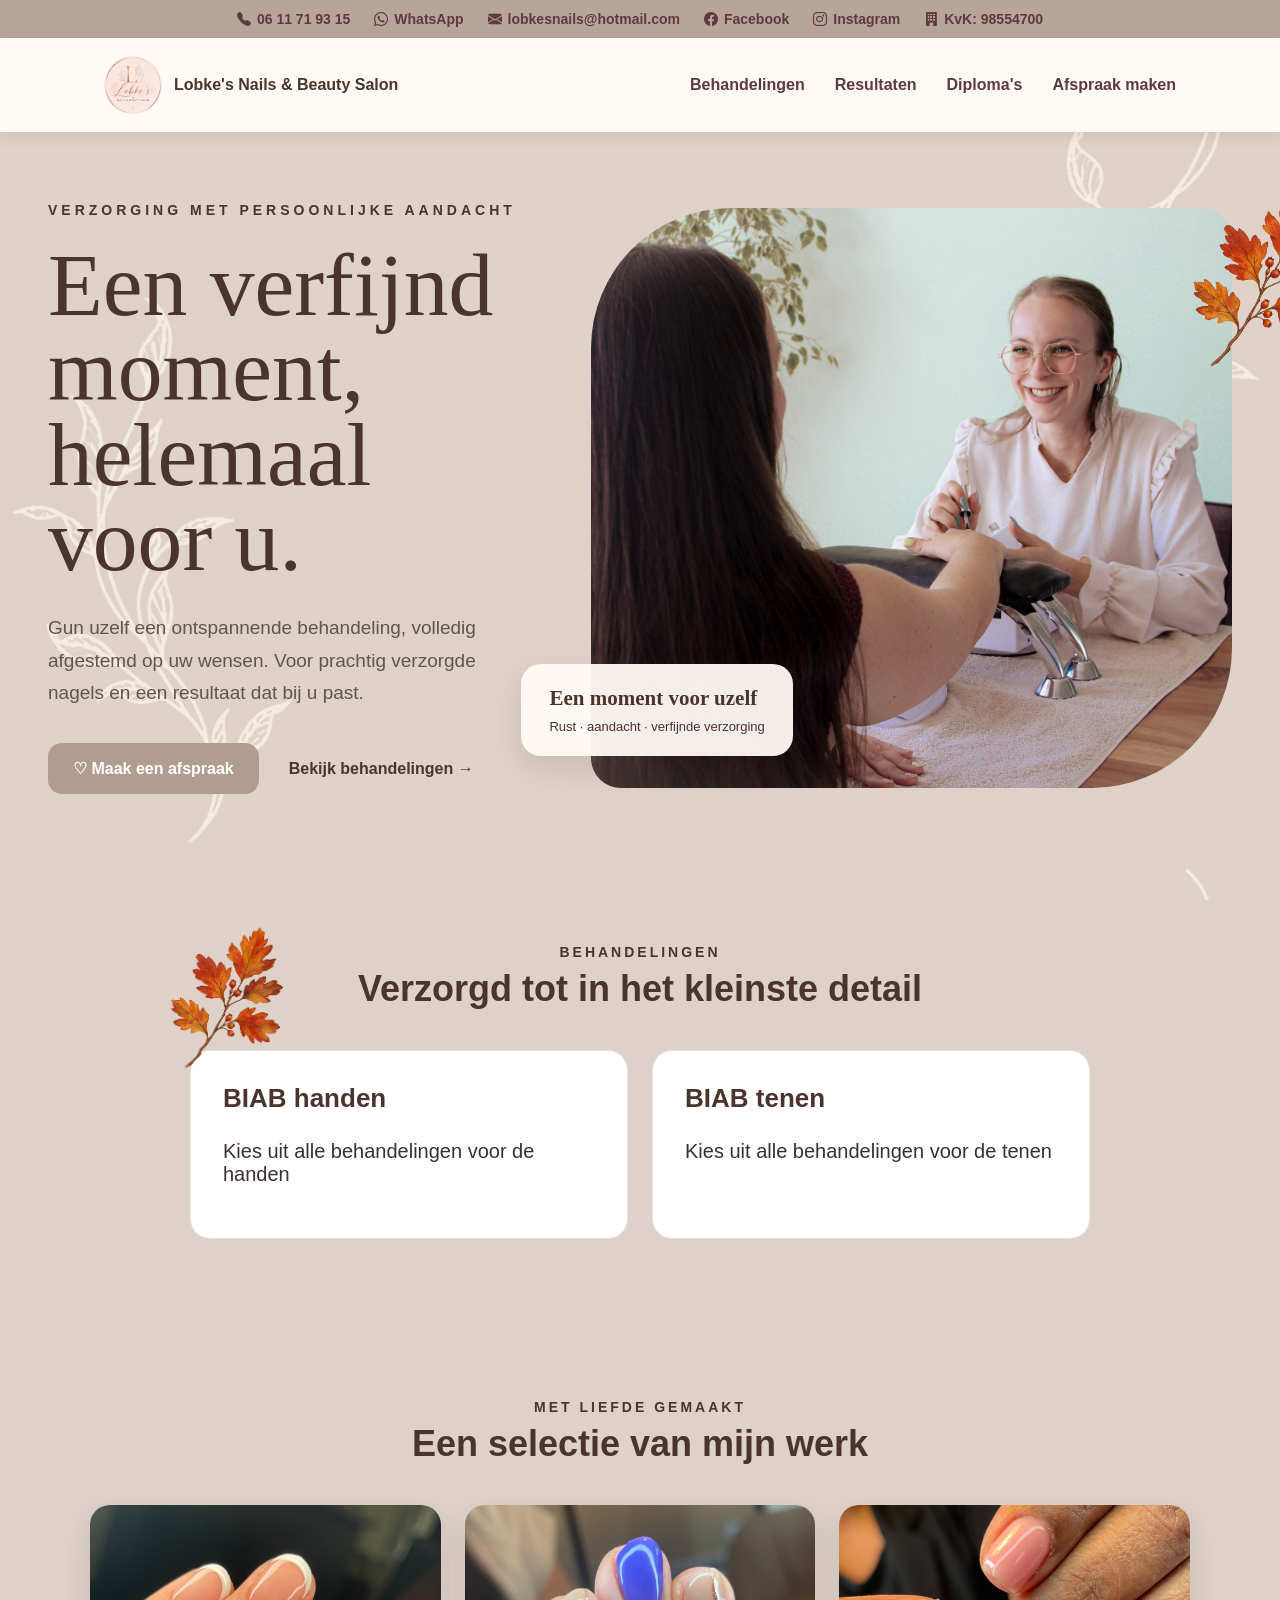
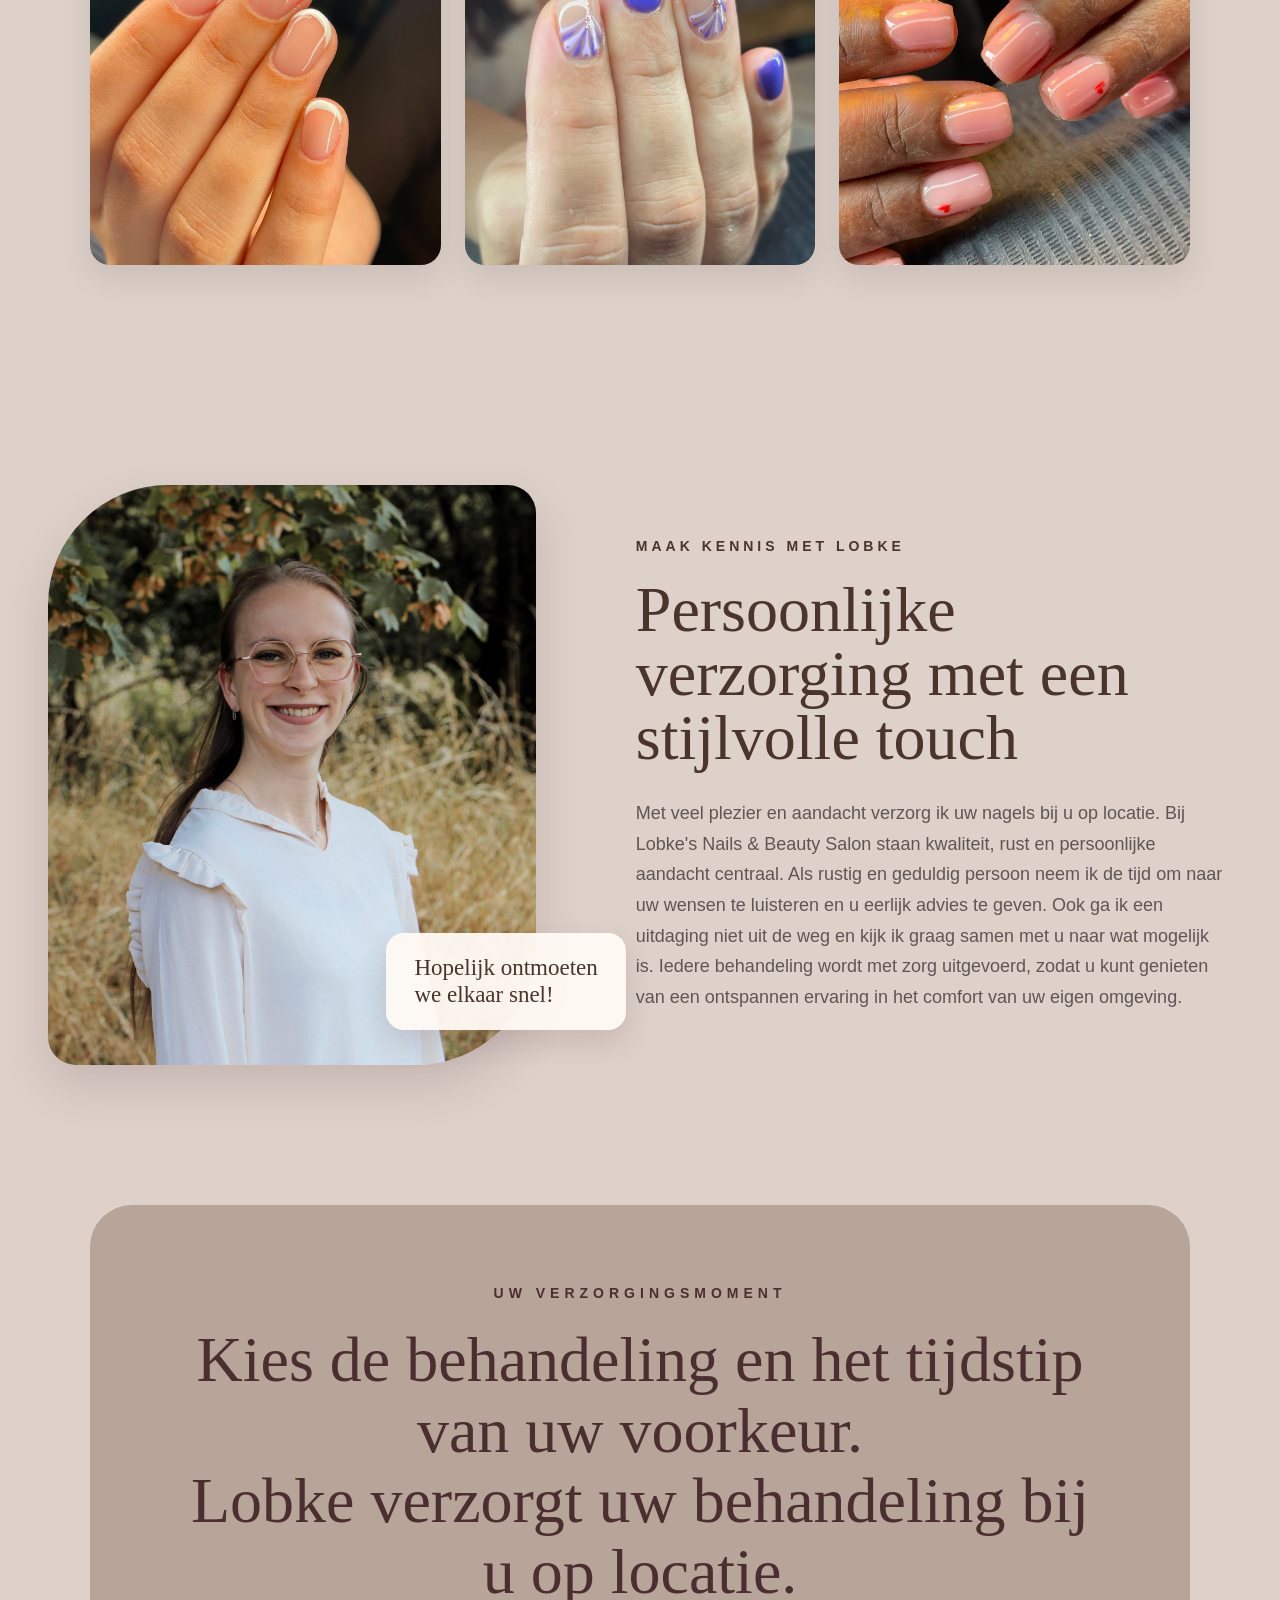
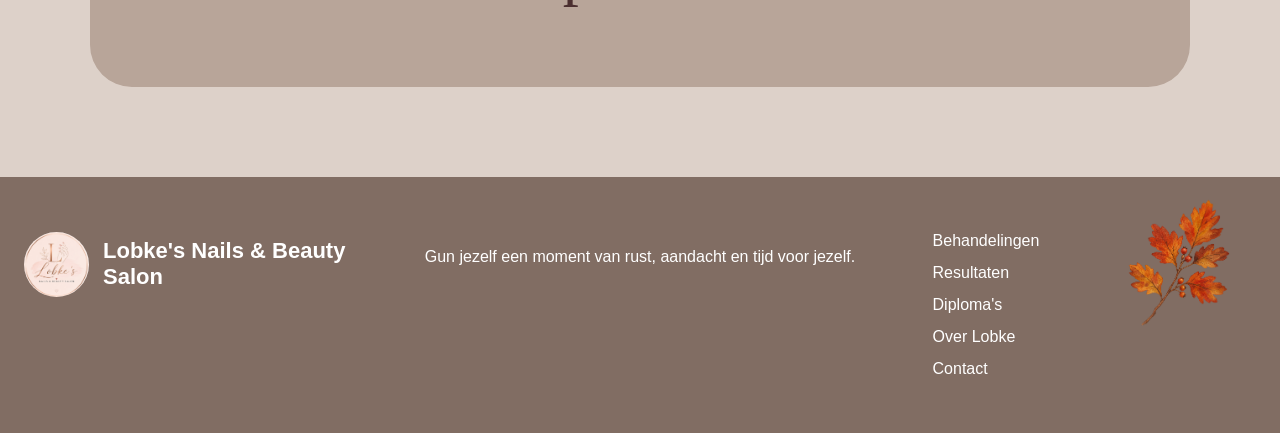
<file: index.html>
<!DOCTYPE html>
<html lang="nl">
<head>
    <meta charset="UTF-8">
    <meta name="viewport" content="width=device-width, initial-scale=1.0">
    <title>Lobke's Nails & Beauty Salon</title>
    <link rel="stylesheet" href="style.css">
    <link rel="stylesheet" href="https://cdn.jsdelivr.net/npm/bootstrap-icons@1.13.1/font/bootstrap-icons.min.css">
</head>
<body>
    
    
     <div class="contact-strip" id="contactgegevens">
    <a href="tel:+31611719315">
        <i class="bi bi-telephone-fill" aria-hidden="true"></i>
        06 11 71 93 15
    </a>

    <a href="https://wa.me/31611719315" target="_blank" rel="noopener noreferrer">
        <i class="bi bi-whatsapp" aria-hidden="true"></i>
        WhatsApp
    </a>

    <a href="mailto:lobkesnails@hotmail.com">
        <i class="bi bi-envelope-fill" aria-hidden="true"></i>
        lobkesnails@hotmail.com
    </a>

    <a href="https://www.facebook.com/share/1ECa7ik7tb/?mibextid=wwXIfr" target="_blank" rel="noopener noreferrer">
        <i class="bi bi-facebook" aria-hidden="true"></i>
        Facebook
    </a>

    <a href="https://www.instagram.com/lobkesnails/" target="_blank" rel="noopener noreferrer">
        <i class="bi bi-instagram" aria-hidden="true"></i>
        Instagram
    </a>

    <a class="kvk-number">
  <i class="bi bi-building-fill" aria-hidden="true"></i>
  KvK: 98554700
</a>


</div>
<header class="site-header">
<nav class="main-nav" aria-label="Hoofdnavigatie">
        <div class="nav-brand">
            <img src="images/logo.jpeg" alt="Logo van Lobke's Nails & Beauty Salon">
            <span>Lobke's Nails & Beauty Salon</span>
        </div>

        <div class="nav-links">
            <a href="#behandelingen">Behandelingen</a>
            <a href="#resultaten">Resultaten</a>
            <a href="diplomas/diplomas.html">Diploma's</a>
            <a href="https://lobkesnailsbeautysalon.setmore.com" target="_blank" rel="noopener noreferrer">Afspraak maken</a>
        </div>
    </nav>
</header>
    <header class="hero">
   <div class="hero-text">
        <p class="hero-eyebrow">VERZORGING MET PERSOONLIJKE AANDACHT</p>

        <h1>
            Een verfijnd<br>
            moment,<br>
            helemaal<br>
            voor u.
        </h1>

        <p class="hero-description">
            Gun uzelf een ontspannende behandeling, volledig afgestemd
            op uw wensen. Voor prachtig verzorgde nagels en een
            resultaat dat bij u past.
        </p>

        <div class="hero-actions">
            <a class="button"
               href="https://lobkesnailsbeautysalon.setmore.com"
               target="_blank"
               rel="noopener noreferrer">
                ♡ Maak een afspraak
            </a>

            <a class="hero-link" href="#behandelingen">
                Bekijk behandelingen →
            </a>
        </div>
    </div>

    <div class="hero-image-placeholder">
        <img src="images/IMG_0131.jpg" alt="Nagelbehandeling door Lobke">
        <img
  src="images/herfsttakje-transparent.png"
  alt=""
  class="herfsttakje"
/>
        <div class="hero-image-label">
            <strong>Een moment voor uzelf</strong>
            <span>Rust · aandacht · verfijnde verzorging</span>
        </div>
    </div>
</header>
<section class="treatments" id="behandelingen">
    <p class="eyebrow">Behandelingen</p>
    <h2>Verzorgd tot in het kleinste detail</h2>

    <div class="treatment-list">
       
        <a class="treatment-card" href="https://lobkesnailsbeautysalon.setmore.com/categories/d0a0946e-cba9-44cf-b3e2-c6a1f630a638" target="_blank" rel="noopener noreferrer">
    <h3>BIAB handen</h3>
    <p>Kies uit alle behandelingen voor de handen</p>
    
</a>

<a class="treatment-card" href="https://lobkesnailsbeautysalon.setmore.com/categories/48b43647-1be9-451f-8637-7bfbff9be2eb" target="_blank" rel="noopener noreferrer">
    <h3>BIAB tenen</h3>
    <p>Kies uit alle behandelingen voor de tenen</p>
    
</a>
    </div>
    <img
  src="images/herfsttakje-transparent.png"
  alt=""
  class="herfsttakje herfsttakje-behandelingen"
/>
</section>
<section class="gallery" id="resultaten">
    <p class="eyebrow">Met liefde gemaakt</p>
    <h2>Een selectie van mijn werk</h2>

    <div class="gallery-grid">
        <img src="images/nagels-2.jpeg" alt="Naturel verzorgde nagels" loading="lazy">
<img src="images/nagels-1.jpeg" alt="Blauwe verzorgde nagels" loading="lazy">
        <img src="images/nagels-3.jpeg" alt="Roze verzorgde nagels" loading="lazy">
    </div>
</section>
<section class="about-section" id="over-lobke">
    <div class="about-photo-placeholder">
        <img src="images/IMG_0180.jpg" alt="Foto van Lobke">

        <div class="about-photo-label">
            Hopelijk ontmoeten<br>
            we elkaar snel!
        </div>
    </div>

    <div class="about-text">
        <p class="about-eyebrow">MAAK KENNIS MET LOBKE</p>

        <h2>
            Persoonlijke<br>
            verzorging met een<br>
            stijlvolle touch
        </h2>

        <p>
            Met veel plezier en aandacht verzorg ik uw nagels bij u op locatie.
  Bij Lobke's Nails & Beauty Salon staan kwaliteit, rust en persoonlijke
  aandacht centraal. Als rustig en geduldig persoon neem ik de tijd om
  naar uw wensen te luisteren en u eerlijk advies te geven. Ook ga ik
  een uitdaging niet uit de weg en kijk ik graag samen met u naar wat
  mogelijk is. Iedere behandeling wordt met zorg uitgevoerd, zodat u
  kunt genieten van een ontspannen ervaring in het comfort van uw eigen
  omgeving.
        </p>
    </div>
</section>
<section class="booking-callout">
    <p>UW VERZORGINGSMOMENT</p>

    <h2>
        Kies de behandeling en het tijdstip van uw voorkeur.<br>
        Lobke verzorgt uw behandeling bij u op locatie.
    </h2>
</section>

<footer class="site-footer">
    <img
  src="images/herfsttakje-transparent.png"
  alt=""
  class="herfsttakje herfsttakje-footer"
/>
    <div class="footer-brand">
        <img src="images/logo.jpeg" alt="Logo van Lobke's Nails & Beauty Salon">
        <span>Lobke's Nails & Beauty Salon</span>
    </div>

    <p>
        Gun jezelf een moment van rust, aandacht en tijd voor jezelf.
    </p>

    <div class="footer-links">
    <a href="#behandelingen">Behandelingen</a>
    <a href="#resultaten">Resultaten</a>
    <a href="diplomas/diplomas.html">Diploma's</a>
    <a href="#over-lobke">Over Lobke</a>
    <a href="#contactgegevens">Contact</a>
    
</div>
</footer>
</body>
</html>
</file>
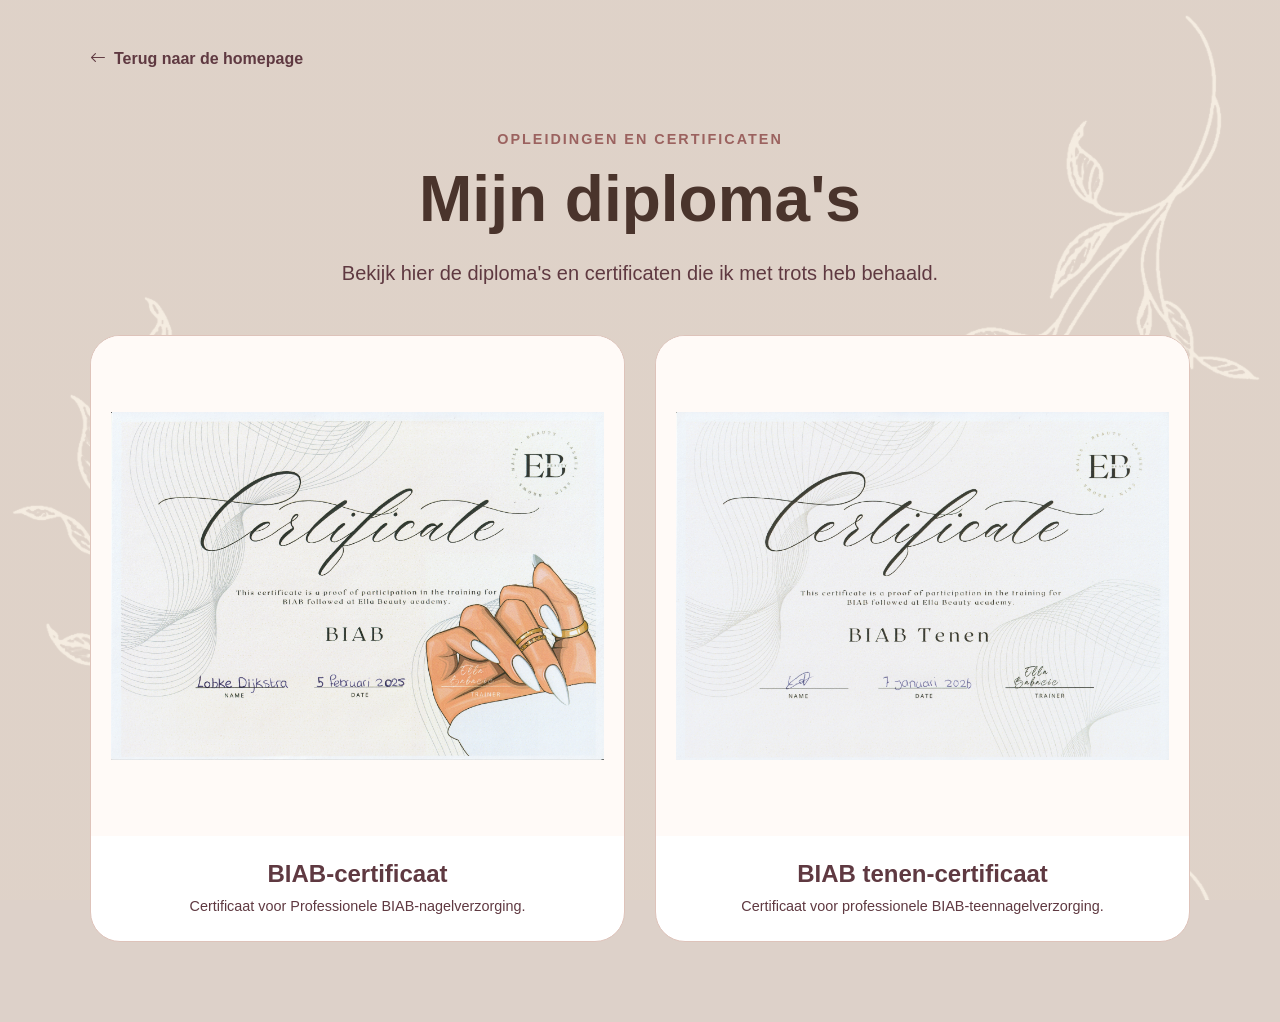
<file: diplomas/diplomas.html>
<!DOCTYPE html>
<html lang="nl">
<head>
  <meta charset="UTF-8">
  <meta name="viewport" content="width=device-width, initial-scale=1.0">

  <title>Diploma's | Lobke's Nails & Beauty Salon</title>

  <link rel="stylesheet" href="../style.css">
  <link
    rel="stylesheet"
    href="https://cdn.jsdelivr.net/npm/bootstrap-icons@1.13.1/font/bootstrap-icons.min.css"
  >
</head>

<body class="diploma-page">

  <main class="diploma-section">

    <a href="../index.html" class="back-button">
      <i class="bi bi-arrow-left"></i>
      Terug naar de homepage
    </a>

    <div class="diploma-heading">
      <p class="diploma-label">Opleidingen en certificaten</p>
      <h1>Mijn diploma's</h1>
      <p>
        Bekijk hier de diploma's en certificaten die ik met trots heb behaald.
      </p>
    </div>

    <div class="diploma-grid">

      <article class="diploma-card">
      <img
      src="IMG_BIAB.jpg"
      alt="BIAB-diploma van Lobke"
      >

        <div class="diploma-card-text">
          <h2>BIAB-certificaat</h2>
          <p>Certificaat voor Professionele BIAB-nagelverzorging.</p>
        </div>
      </article>

      <article class="diploma-card">
        <img
  src="IMG_diplomaBIAB.jpg"
  alt="BIAB-certificaat van Lobke"
>

        <div class="diploma-card-text">
          <h2>BIAB tenen-certificaat </h2>
          <p>Certificaat voor professionele BIAB-teennagelverzorging.</p>
        </div>
      </article>

    </div>

  </main>

</body>
</html>
</file>
<file: style.css>
body {
    margin: 0;
    background-color: #ddd1c9;
    color: #4a342c;
    font-family: Arial, sans-serif;
    background-image:  linear-gradient(rgba(232, 216, 196, 0.15), rgba(232, 216, 196, 0.15)),
    url("images/sierlijke-takken-gebroken-wit.png");
background-repeat: repeat-y;
background-position: center top;
background-size: 100% auto;
background-attachment: fixed;
}

.hero {
    min-height: 100vh;
    display: flex;
    flex-direction: column;
    justify-content: center;
    align-items: center;
    padding: 24px;
    box-sizing: border-box;
    text-align: center;
}

h1 {
    color: #4a342c;
    font-size: 48px;
}

p {
    font-size: 20px;
}
.button {
    display: inline-block;
    margin-top: 20px;
    padding: 14px 28px;
    background-color: #b9a79b;
    color: white;
    text-decoration: none;
    border-radius: 30px;
    font-weight: bold;
}

.button:hover {
    background-color: #5f3941;
}
.treatments {
    padding: 80px 24px;
    background-color: transparent;
    text-align: center;
}

.treatments h2 {
    margin: 8px 0 40px;
    color: #4a342c;
    font-size: 36px;
}

.eyebrow {
    margin: 0;
    color: #4a342c;
    font-size: 14px;
    font-weight: bold;
    letter-spacing: 3px;
    text-transform: uppercase;
}

.treatment-list {
    max-width: 900px;
    margin: 0 auto;
    display: grid;
    grid-template-columns: repeat(2, 1fr);
    gap: 24px;
}

.treatment-card {
    padding: 32px;
    background-color: white;
    border: 1px solid #eaded8;
    border-radius: 20px;
    text-align: left;
}

.treatment-card h3 {
    margin-top: 0;
    color: #4a342c;
    font-size: 26px;
}

.treatment-card strong {
    color: #4a342c;
    font-size: 24px;
}
@media (max-width: 650px) {
    h1 {
        font-size: 36px;
    }

    .hero p {
        font-size: 18px;
    }

    .treatments h2 {
        font-size: 30px;
    }

    .treatment-list {
        grid-template-columns: 1fr;
    }
}
.gallery {
    padding: 80px 24px;
    background-color: transparent;
    text-align: center;
}

.gallery h2 {
    margin: 8px 0 40px;
    color: #4a342c;
    font-size: 36px;
}

.gallery-grid {
    max-width: 1100px;
    margin: 0 auto;
    display: grid;
    grid-template-columns: repeat(3, 1fr);
    gap: 24px;
}

.gallery-grid img {
    width: 100%;
    height: 360px;
    object-fit: cover;
    border-radius: 20px;
    box-shadow: 0 12px 30px rgba(61, 47, 47, 0.12);
}

@media (max-width: 750px) {
    .gallery-grid {
        grid-template-columns: 1fr;
    }

    .gallery-grid img {
        height: 420px;
    }
}
.whatsapp-button {
    background-color: #128c4b;
}

.whatsapp-button:hover {
    background-color: #0d6f3a;
}
.treatment-card,
.treatment-card:visited {
    color: #3d2f2f;
    text-decoration: none;
    cursor: pointer;
    transition: transform 0.2s ease, box-shadow 0.2s ease;
}

.treatment-card:hover {
    transform: translateY(-4px);
    box-shadow: 0 10px 24px rgba(122, 78, 87, 0.18);
}

.treatment-card:focus-visible {
    outline: 3px solid #4a342c;
    outline-offset: 4px;
}
.site-header {
    width: 100%;
    background-color: #fffaf5;
}

.contact-strip {
    min-height: 38px;
    padding: 6px 24px;
    display: flex;
    justify-content: center;
    align-items: center;
    gap: 24px;
    flex-wrap: wrap;
    background-color: #d6b2b5;
    box-sizing: border-box;
}

.contact-strip a {
    color: #5f3941;
    text-decoration: none;
    font-size: 14px;
    font-weight: 600;
}

.contact-strip a:hover {
    text-decoration: underline;
}

.main-nav {
    width: min(1120px, calc(100% - 40px));
    min-height: 92px;
    margin: 0 auto;
    padding: 12px 24px;
    display: flex;
    justify-content: space-between;
    align-items: center;
    gap: 30px;
    box-sizing: border-box;
    position: sticky;
    top: 0;
    z-index: 1000;
    background-color: #fffaf5;
}

.nav-brand {
    display: flex;
    align-items: center;
    gap: 12px;
    color: #4a342c;
    font-weight: 700;
}

.nav-brand img {
    width: 58px;
    height: 58px;
    object-fit: cover;
    border-radius: 50%;
}

.nav-links {
    display: flex;
    align-items: center;
    gap: 30px;
}

.nav-links a {
    color: #5f4a4a;
    text-decoration: none;
    font-weight: 600;
}

.nav-links a:hover {
    color: #4a342c;
}

@media (max-width: 700px) {
    .contact-strip {
        gap: 10px 18px;
        padding: 8px 14px;
    }

    .main-nav {
        width: 100%;
        flex-direction: column;
        padding: 14px;
        gap: 14px;
    }

    .nav-brand img {
        width: 48px;
        height: 48px;
    }

    .nav-links {
        gap: 16px;
        flex-wrap: wrap;
        justify-content: center;
    }
}
.contact-strip {
    background-color: #b8a599;
}
.contact-strip a {
    display: inline-flex;
    align-items: center;
    gap: 6px;
}
.main-nav {
    width: min(1120px, calc(100% - 40px));
    min-height: 90px;
    margin: 0 auto;
    padding: 12px 24px;
    display: flex;
    justify-content: space-between;
    align-items: center;
    gap: 30px;
    box-sizing: border-box;
}

.nav-brand {
    display: flex;
    align-items: center;
    gap: 12px;
}

.nav-brand img {
    width: 58px;
    height: 58px;
    object-fit: cover;
    border-radius: 50%;
}

.nav-links {
    display: flex;
    align-items: center;
    gap: 30px;
}

.nav-links a {
    color: #5f3941;
    text-decoration: none;
    font-weight: 600;
}

@media (max-width: 700px) {
    .main-nav {
        width: 100%;
        flex-direction: column;
        padding: 14px;
    }

    .nav-links {
        flex-wrap: wrap;
        justify-content: center;
        gap: 14px 20px;
    }
}
.site-header {
    position: sticky;
    top: -38px;
    z-index: 1000;
    box-shadow: 0 4px 14px rgba(95, 57, 65, 0.12);
}

html {
    scroll-padding-top: 90px;
}
.booking-callout {
    width: min(1100px, calc(100% - 48px));
    margin: 90px auto;
    padding: 80px 50px;
    box-sizing: border-box;
    border-radius: 42px;
    background-color: #b8a599;
    color: #4b2f30;
    text-align: center;
}

.booking-callout p {
    margin: 0 0 24px;
    font-size: 14px;
    font-weight: bold;
    letter-spacing: 5px;
}

.booking-callout h2 {
    max-width: 900px;
    margin: 0 auto;
    font-family: Georgia, serif;
    font-size: clamp(36px, 5vw, 64px);
    line-height: 1.1;
    font-weight: normal;
}

.site-footer {
    width: 100%;
    padding: 55px max(24px, calc((100% - 1300px) / 2));
    box-sizing: border-box;
    display: grid;
    grid-template-columns: 1fr 1.5fr 1fr;
    align-items: start;
    gap: 50px;
    background-color: #816d63;
    color: white;
}

.footer-brand {
    display: flex;
    align-items: center;
    gap: 14px;
    font-size: 22px;
    font-weight: bold;
}

.footer-brand img {
    width: 65px;
    height: 65px;
    object-fit: cover;
    border-radius: 50%;
}

.site-footer > p {
    margin: 12px 0 0;
    line-height: 1.6;
    text-align: center;
    font-size: 16px;
}

.footer-links {
    display: flex;
    flex-direction: column;
    gap: 14px;
}

.footer-links a {
    color: white;
    text-decoration: none;
    font-weight: 400;
}

.footer-links a:hover {
    text-decoration: underline;
}

@media (max-width: 700px) {
    .booking-callout {
        width: calc(100% - 28px);
        margin: 50px auto;
        padding: 55px 22px;
        border-radius: 28px;
    }

    .booking-callout p {
        letter-spacing: 3px;
    }

    .booking-callout h2 {
        font-size: 34px;
    }

    .site-footer {
        grid-template-columns: 1fr;
        gap: 28px;
        text-align: center;
    }

    .footer-brand {
        justify-content: center;
    }

    .site-footer > p {
        margin: 0;
    }

    .footer-links {
        align-items: center;
    }
}

.hero {
    width: min(1300px, calc(100% - 48px));
    min-height: 650px;
    margin: 0 auto;
    padding: 70px 24px;
    box-sizing: border-box;
    display: grid;
    grid-template-columns: 0.85fr 1.15fr;
    align-items: center;
    gap: 70px;
    background-color: transparent;
    text-align: left;
}

.hero-text {
    max-width: 530px;
}

.hero-eyebrow {
    margin: 0 0 24px;
    color: #b87870;
    font-size: 14px;
    font-weight: bold;
    letter-spacing: 4px;
}

.hero h1 {
    margin: 0 0 30px;
    color: #d9a8a0;
    font-family: Georgia, serif;
    font-size: clamp(62px, 7vw, 100px);
    font-weight: normal;
    line-height: 0.95;
}

.hero-description {
    max-width: 500px;
    margin: 0;
    color: #5f5553;
    font-size: 19px;
    line-height: 1.7;
}

.hero-actions {
    margin-top: 34px;
    display: flex;
    align-items: center;
    gap: 30px;
    flex-wrap: wrap;
}

.hero .button {
    margin: 0;
    padding: 16px 25px;
    border-radius: 14px;
    background-color: #c98678;
}

.hero .button:hover {
    background-color: #af7065;
}

.hero-link {
    color: #c98678;
    text-decoration: none;
    font-weight: bold;
}

.hero-link:hover {
    text-decoration: underline;
}

/* Hier kan later de echte foto komen */
.hero-image-placeholder {
    position: relative;
    min-height: 560px;
    border-radius: 140px 30px 140px 30px;
    background:transparent;
    box-shadow:none;
    overflow: visible;
}
.hero-image-placeholder .herfsttakje {
  position: absolute;
  top: -20px;
  right: -115px; /* naast de foto */
  width: 180px;
  height: auto;
  z-index: 3;
  pointer-events: none;
}

.hero-image-label {
    position: absolute;
    left: -38px;
    bottom: 32px;
    padding: 22px 28px;
    display: flex;
    flex-direction: column;
    gap: 8px;
    border-radius: 20px;
    background-color: rgba(255, 250, 245, 0.95);
    color: #4a342c;
    box-shadow: 0 12px 30px rgba(95, 57, 65, 0.15);
}

.hero-image-label strong {
    font-family: Georgia, serif;
    font-size: 21px;
}

.hero-image-label span {
    font-size: 13px;
}

/* Mobiele weergave */
@media (max-width: 850px) {
    .hero {
        min-height: auto;
        grid-template-columns: 1fr;
        padding: 55px 20px;
        gap: 45px;
    }

    .hero h1 {
        font-size: clamp(54px, 15vw, 76px);
    }

    .hero-image-placeholder {
        min-height: 430px;
        border-radius: 80px 24px 80px 24px;
    }

    .hero-image-label {
        left: 20px;
        right: 20px;
        bottom: 20px;
    }
}
.hero h1 {
    color: #4a342c;
}
.hero-eyebrow,
.hero-link {
    color: #4a342c;
}

.hero .button {
    background-color: #b09d90;
}

.hero .button:hover {
    background-color: #5f3941;
}
.gallery-grid img {
    transition: transform 0.25s ease, box-shadow 0.25s ease;
}

.gallery-grid img:hover {
    transform: translateY(-6px) scale(1.02);
    box-shadow: 0 14px 30px rgba(95, 57, 65, 0.25);
}
.hero .button {
    transition: transform 0.25s ease, box-shadow 0.25s ease,
                background-color 0.25s ease;
}

.hero .button:hover {
    transform: translateY(-5px) scale(1.02);
    box-shadow: 0 12px 25px rgba(95, 57, 65, 0.28);
}
.about-section {
    width: min(1300px, calc(100% - 48px));
    margin: 90px auto;
    padding: 50px 24px;
    box-sizing: border-box;
    display: grid;
    grid-template-columns: 0.9fr 1.1fr;
    align-items: center;
    gap: 100px;
}

.about-photo-placeholder {
    position: relative;
    height: 580px;
    border-radius: 120px 28px 120px 28px;
    overflow: visible;
    box-shadow: 0 20px 45px rgba(95, 57, 65, 0.18);
}

.about-photo-placeholder > img {
    width: 100%;
    height: 100%;
    object-fit: cover;
    object-position: center;
    display: block;
    border-radius: inherit;
}

.about-photo-label {
    position: absolute;
    right: -90px;
    bottom: 35px;
    padding: 22px 28px;
    border-radius: 18px;
    background-color: rgba(255, 250, 245, 0.95);
    color: #4a342c;
    font-family: Georgia, serif;
    font-size: 23px;
    line-height: 1.15;
    box-shadow: 0 12px 28px rgba(95, 57, 65, 0.16);
}

.about-text {
    max-width: 650px;
}

.about-eyebrow {
    margin: 0 0 24px;
    color: #4a342c;
    font-size: 14px;
    font-weight: bold;
    letter-spacing: 4px;
}

.about-text h2 {
    margin: 0 0 28px;
    color: #4a342c;
    font-family: Georgia, serif;
    font-size: clamp(48px, 5vw, 72px);
    font-weight: normal;
    line-height: 1;
}

.about-text > p:last-child {
    margin: 0;
    color: #5f5553;
    font-size: 18px;
    line-height: 1.7;
}

@media (max-width: 850px) {
    .about-section {
        grid-template-columns: 1fr;
        margin: 50px auto;
        padding: 30px 10px;
        gap: 55px;
    }

    .about-photo-placeholder {
        min-height: 480px;
        border-radius: 80px 24px 80px 24px;
    }

    .about-photo-label {
        right: 20px;
        left: 20px;
        bottom: 20px;
    }

    .about-text h2 {
        font-size: clamp(45px, 13vw, 65px);
    }
}
.about-section {
    position: relative;
    isolation: isolate;
    overflow: hidden;
}
.about-photo-placeholder {
    position: relative;
    overflow: visible;
}
.about-section > img {
    width: 100%;
    height: 100%;
    object-fit: cover;
    object-position: 85% center;
    display: block;
    border-radius: 80px 24px 80px 24px;
}
.about-photo-placeholder {
    position: relative;
    height: 580px;
    overflow: visible;
}

.about-photo-placeholder > img {
    width: 100%;
    height: 100%;
    max-width: 100%;
    object-fit: cover;
    object-position: center;
    display: block;
    border-radius: 120px 28px 120px 28px;
}
.about-section {
    overflow: visible;
}

.about-photo-label {
    right: -90px;
    bottom: 35px;
    width: max-content;
    max-width: 320px;
    z-index: 5;
}
.hero-image-placeholder {
    position: relative;
    height: 580px;
    overflow: hidden;
    border-radius: 120px 28px 120px 28px;
}

.hero-image-placeholder > img {
    width: 100%;
    height: 100%;
    object-fit: cover;
    object-position: center;
    display: block;
    border-radius: 140px 30px 140px 30px;
}
.hero,
.hero-image-placeholder {
    overflow: visible !important;
}

.hero-image-label {
    left: -70px;
    right: auto;
    z-index: 10;
    white-space: nowrap;
}
@media (max-width: 850px) {
  .hero-image-placeholder {
    width: 100%;
    min-height: 0;
    height: 430px;
    overflow: visible;
    border-radius: 80px 24px 80px 24px;
  }

  .hero-image-placeholder > img {
    width: 100%;
    height: 100%;
    object-fit: cover;
    object-position: center;
    border-radius: 80px 24px 80px 24px;
  }

  .hero-image-label {
    left: 20px;
    right: 20px;
    bottom: 20px;
    padding: 18px 20px;
  }
}
@media (max-width: 700px) {
  .main-nav {
    min-height: 150px;
    height: auto;
    padding: 24px 18px 20px;
    overflow: visible;
  }

  .nav-brand {
    width: 100%;
    justify-content: center;
    overflow: visible;
  }

  .nav-brand img {
    width: 64px;
    height: 64px;
    flex-shrink: 0;
  }
}
#behandelingen,
#resultaten,
#over-lobke {
    scroll-margin-top: 110px;
}
.site-header {
    position: sticky;
    top: 0;
    z-index: 1000;
    overflow: visible;
}

.main-nav {
    min-height: 92px;
    padding-top: 18px;
    padding-bottom: 18px;
}

.contact-strip .kvk-number {
  cursor: default;
  pointer-events: none;
}

/* Diploma-pagina */
.diploma-page {
  min-height: 100vh;
  margin: 0;
  color: #5f3941;
}

.diploma-section {
  width: min(1100px, calc(100% - 40px));
  margin: 0 auto;
  padding: 50px 0 80px;
}

.back-button {
  display: inline-flex;
  align-items: center;
  gap: 8px;
  margin-bottom: 45px;
  color: #5f3941;
  font-weight: 600;
  text-decoration: none;
}

.back-button:hover {
  color: #9b625f;jpg
}

.diploma-heading {
  max-width: 700px;
  margin: 0 auto 45px;
  text-align: center;
}

.diploma-label {
  margin-bottom: 10px;
  color: #9b625f;
  font-size: 0.9rem;
  font-weight: 700;
  letter-spacing: 2px;
  text-transform: uppercase;
}

.diploma-heading h1 {
  margin: 0 0 15px;
  font-size: clamp(2.2rem, 6vw, 4rem);
}

.diploma-heading p {
  line-height: 1.7;
}

.diploma-grid {
  display: grid;
  grid-template-columns: repeat(2, minmax(0, 1fr));
  gap: 30px;
}

.diploma-card {
  overflow: hidden;
  margin: 0;
  border: 1px solid #dec3ba;
  border-radius: 30px;
  background: #ffffff;
}

.diploma-card img {
  display: block;
  width: 100%;
  height: 500px;
  object-fit: contain;
  padding: 20px;
  box-sizing: border-box;
  background: #fffaf7;
}

.diploma-card-text {
  padding: 24px;
  text-align: center;
}

.diploma-card-text h2 {
  margin: 0 0 8px;
  color: #5f3941;
}

.diploma-card-text p {
  margin: 0;
  font-size: 0.9rem;
  line-height: 1.5;
}

@media (max-width: 700px) {
  .diploma-section {
    width: min(100% - 24px, 1100px);
    padding-top: 30px;
  }

  .diploma-grid {
    grid-template-columns: 1fr;
  }

  .diploma-card img {
    height: auto;
    max-height: 500px;
  }
}

html {
  scroll-behavior: smooth;
}

.herfsttakje {
  position: absolute;
  top: -35px;
  right: -25px;
  width: 180px;
  height: auto;
  pointer-events: none;
  z-index: 2;
}

#behandelingen,
.site-footer {
  position: relative;
  overflow: visible;
}

.herfsttakje-behandelingen {
  position: absolute;
  left: 150px;
  top: 60px;
  width: 145px;
  height: auto;
  pointer-events: none;
}

.herfsttakje-footer {
  position: absolute;
  right: 40px;
  top: 20px;
  width: 130px;
  height: auto;
  pointer-events: none;
}

@media (max-width: 600px) {
  header {
    position: static !important;
  }

   .hero-image-placeholder .herfsttakje {
    display: block;
    width: 95px;
    right: -55px;
    top: -15px;
  }

  .herfsttakje-behandelingen {
    display: block;
    width: 85px;
    left: 20px;
    top: 30px;
  }

  .herfsttakje-footer {
    display: block;
    width: 90px;
    right: 15px;
    top: 170px;
  }
}
</file>
